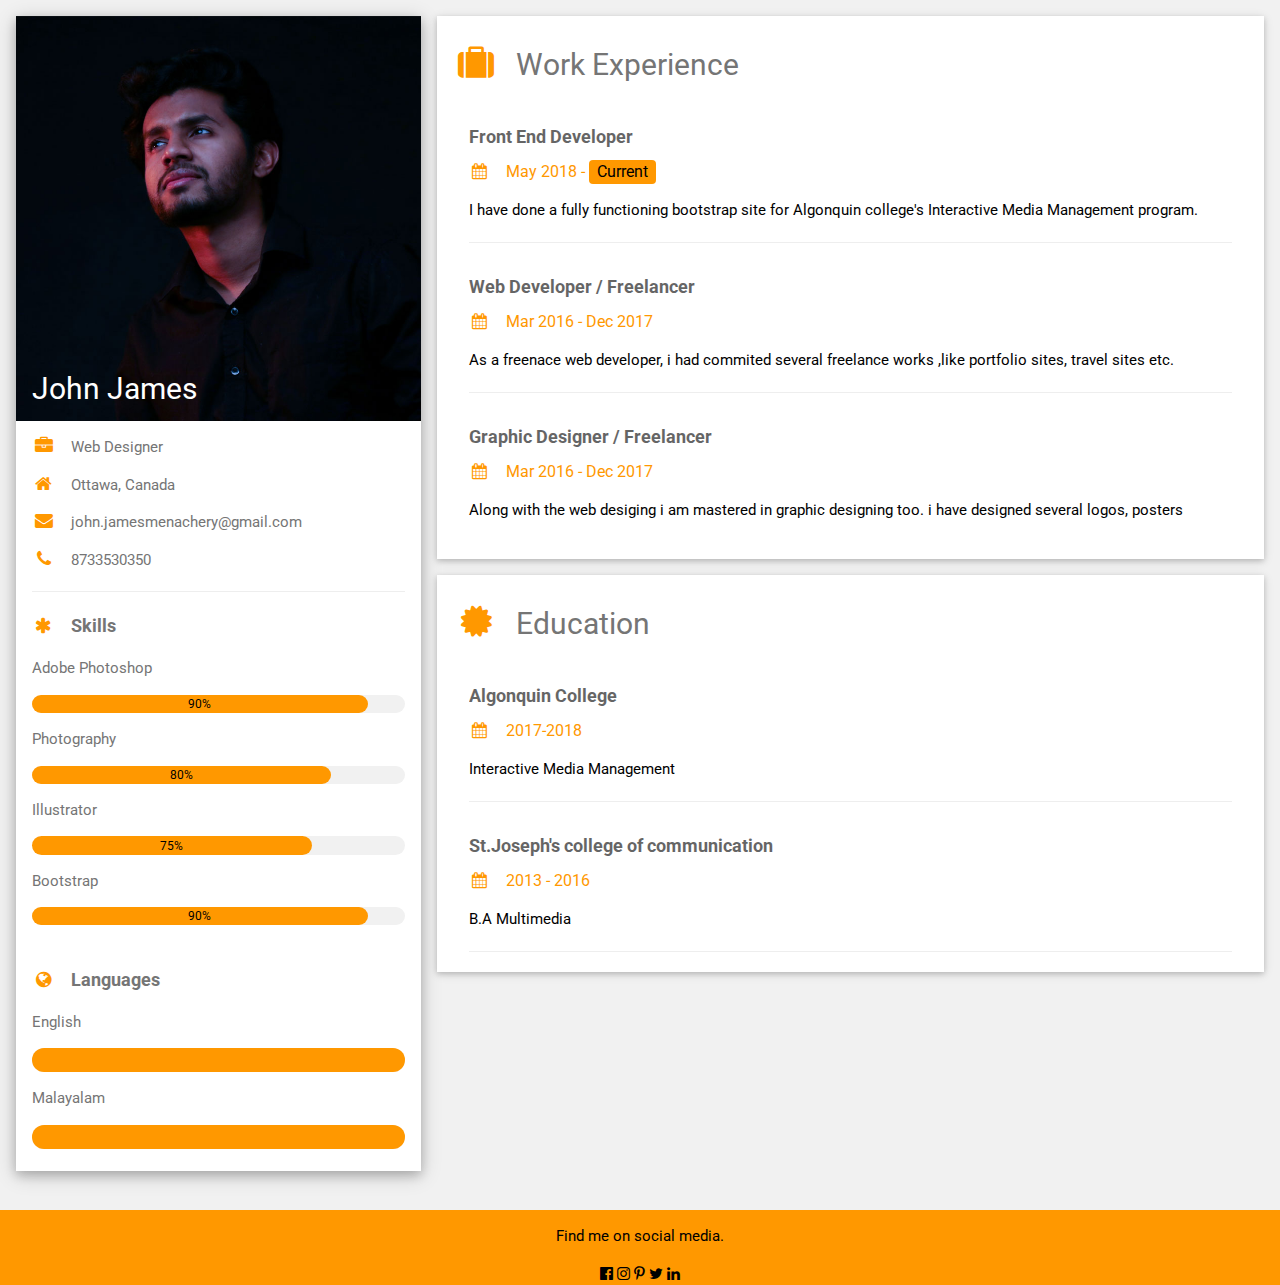
<file: cv.html>
<!DOCTYPE html>
<html>
<title>W3.CSS Template</title>
<meta charset="UTF-8">
<meta name="viewport" content="width=device-width, initial-scale=1">
<link rel="stylesheet" href="https://www.w3schools.com/w3css/4/w3.css">
<link rel='stylesheet' href='https://fonts.googleapis.com/css?family=Roboto'>
<link rel="stylesheet" href="https://cdnjs.cloudflare.com/ajax/libs/font-awesome/4.7.0/css/font-awesome.min.css">
<style>
html,body,h1,h2,h3,h4,h5,h6 {font-family: "Roboto", sans-serif}
    
</style>
<body class="w3-light-grey">

<!-- Page Container -->
<div class="w3-content w3-margin-top" style="max-width:1400px;">

  <!-- The Grid -->
  <div class="w3-row-padding">
  
    <!-- Left Column -->
    <div class="w3-third ">
    
      <div class="w3-white w3-text-grey w3-card-4">
        <div class="w3-display-container">
          <img src="./assets/img/avatar.jpg" style="width:100%" alt="Avatar">
          <div class="w3-display-bottomleft w3-container w3-text-white">
            <h2>John James</h2>
          </div>
        </div>
        <div class="w3-container">
          <p><i class="fa fa-briefcase fa-fw w3-margin-right w3-large w3-text-orange"></i>Web Designer</p>
          <p><i class="fa fa-home fa-fw w3-margin-right w3-large w3-text-orange"></i>Ottawa, Canada</p>
          <p><i class="fa fa-envelope fa-fw w3-margin-right w3-large w3-text-orange"></i>john.jamesmenachery@gmail.com</p>
          <p><i class="fa fa-phone fa-fw w3-margin-right w3-large w3-text-orange"></i>8733530350</p>
          <hr>

          <p class="w3-large"><b><i class="fa fa-asterisk fa-fw w3-margin-right w3-text-orange"></i>Skills</b></p>
          <p>Adobe Photoshop</p>
          <div class="w3-light-grey w3-round-xlarge w3-small">
            <div class="w3-container w3-center w3-round-xlarge w3-orange" style="width:90%">90%</div>
          </div>
          <p>Photography</p>
          <div class="w3-light-grey w3-round-xlarge w3-small">
            <div class="w3-container w3-center w3-round-xlarge w3-orange" style="width:80%">
              <div class="w3-center ">80%</div>
            </div>
          </div>
          <p>Illustrator</p>
          <div class="w3-light-grey w3-round-xlarge w3-small">
            <div class="w3-container w3-center w3-round-xlarge w3-orange" style="width:75%">75%</div>
          </div>
          <p>Bootstrap</p>
          <div class="w3-light-grey w3-round-xlarge w3-small">
            <div class="w3-container w3-center w3-round-xlarge w3-orange" style="width:90%">90%</div>
          </div>
          <br>

          <p class="w3-large w3-text-theme"><b><i class="fa fa-globe fa-fw w3-margin-right w3-text-orange"></i>Languages</b></p>
          <p>English</p>
          <div class="w3-light-grey w3-round-xlarge">
            <div class="w3-round-xlarge w3-orange" style="height:24px;width:100%"></div>
          </div>
          <p>Malayalam</p>
          <div class="w3-light-grey w3-round-xlarge">
            <div class="w3-round-xlarge w3-orange" style="height:24px;width:100%"></div>
          </div>
          
          <br>
        </div>
      </div><br>

    <!-- End Left Column -->
    </div>

    <!-- Right Column -->
    <div class="w3-twothird">
    
      <div class="w3-container w3-card w3-white w3-margin-bottom">
        <h2 class="w3-text-grey w3-padding-16"><i class="fa fa-suitcase fa-fw w3-margin-right w3-xxlarge w3-text-orange"></i>Work Experience</h2>
        <div class="w3-container">
          <h5 class="w3-opacity"><b>Front End Developer </b></h5>
          <h6 class="w3-text-orange"><i class="fa fa-calendar fa-fw w3-margin-right"></i>May 2018 - <span class="w3-tag w3-orange w3-round">Current</span></h6>
          <p>I have done a fully functioning bootstrap site for Algonquin college's Interactive Media Management program.</p>
          <hr>
        </div>
        <div class="w3-container">
          <h5 class="w3-opacity"><b>Web Developer / Freelancer</b></h5>
          <h6 class="w3-text-orange"><i class="fa fa-calendar fa-fw w3-margin-right"></i>Mar 2016 - Dec 2017</h6>
          <p>As a freenace web developer, i had commited several freelance works ,like portfolio sites, travel sites etc.</p>
          <hr>
        </div>
        <div class="w3-container">
          <h5 class="w3-opacity"><b>Graphic Designer / Freelancer</b></h5>
          <h6 class="w3-text-orange"><i class="fa fa-calendar fa-fw w3-margin-right"></i>Mar 2016 - Dec 2017</h6>
          <p>Along with the web desiging i am mastered in graphic designing too. i have designed several logos, posters </p><br>
        </div>
      </div>

      <div class="w3-container w3-card w3-white">
        <h2 class="w3-text-grey w3-padding-16"><i class="fa fa-certificate fa-fw w3-margin-right w3-xxlarge w3-text-orange"></i>Education</h2>
        <div class="w3-container">
          <h5 class="w3-opacity"><b>Algonquin College</b></h5>
          <h6 class="w3-text-orange"><i class="fa fa-calendar fa-fw w3-margin-right"></i>2017-2018</h6>
          <p>Interactive Media Management</p>
          <hr>
        </div>
        <div class="w3-container">
          <h5 class="w3-opacity"><b>St.Joseph's college of communication</b></h5>
          <h6 class="w3-text-orange"><i class="fa fa-calendar fa-fw w3-margin-right"></i>2013 - 2016</h6>
          <p>B.A Multimedia</p>
          <hr>
        </div>
       
      </div>

    <!-- End Right Column -->
    </div>
    
  <!-- End Grid -->
  </div>
  
  <!-- End Page Container -->
</div>

<footer class="w3-container w3-orange w3-center w3-margin-top">
  <p>Find me on social media.</p>
  <i class="fa fa-facebook-official w3-hover-opacity"></i>
  <i class="fa fa-instagram w3-hover-opacity"></i>
  <i class="fa fa-pinterest-p w3-hover-opacity"></i>
  <i class="fa fa-twitter w3-hover-opacity"></i>
  <i class="fa fa-linkedin w3-hover-opacity"></i>
 
</footer>

</body>
</html>
</file>
